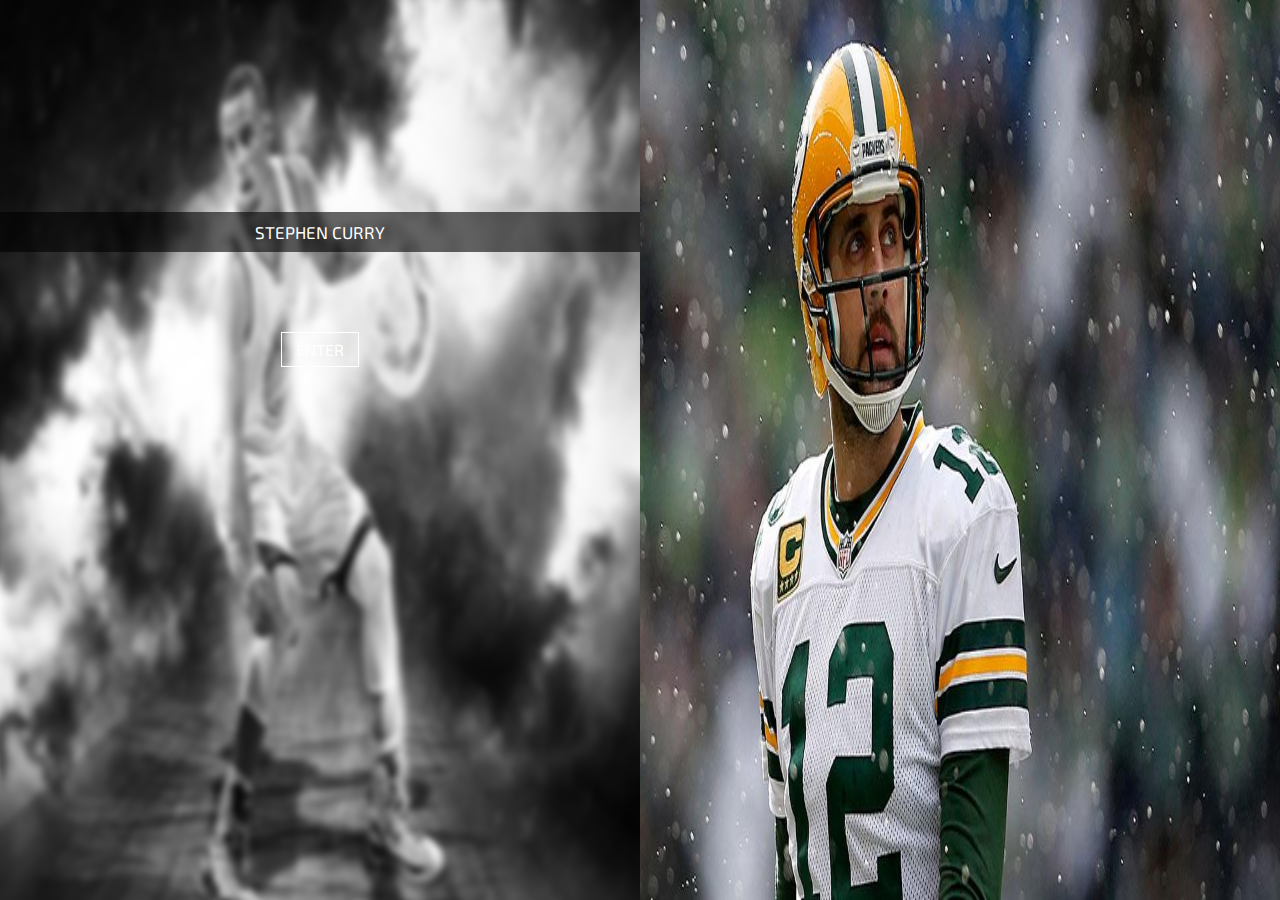
<file: index.html>
<!DOCTYPE html>
<html>
<head>
	<title>Choose A Legend</title>
	<link rel="icon" href="images/rain.jpeg">
	<link rel="stylesheet" href="stylesheet.css">
	<link href="https://fonts.googleapis.com/css?family=Exo+2" rel="stylesheet">
	<style>
		a, h2 {
			font-family: 'Exo 2', sans-serif;
		}
		body {
			margin: 0;
		}
	</style>
</head>
<body>	
    <div class="hovereffect">
    	<img class="img-responsive fullheight" src="images/curry2.jpg">
        <div class="overlay">
           <br><br><br><br><br><br><br><br><br><br><br>
           <h2>Stephen Curry</h2>
           <a class="info" href="curry.html">Enter</a>
        </div>
    </div>
    <div class="hovereffect">
    	<img class="img-responsive fullheight" src="images/rodgers1.jpg">
        <div class="overlay">
        	<br><br><br><br><br><br><br><br><br><br><br>
        	<h2>Aaron Rodgers</h2>
        	<a class="info" href="rodgers.html">Enter</a>
        </div>
    </div>	
</body>
</html>
<!-- check -->
</file>
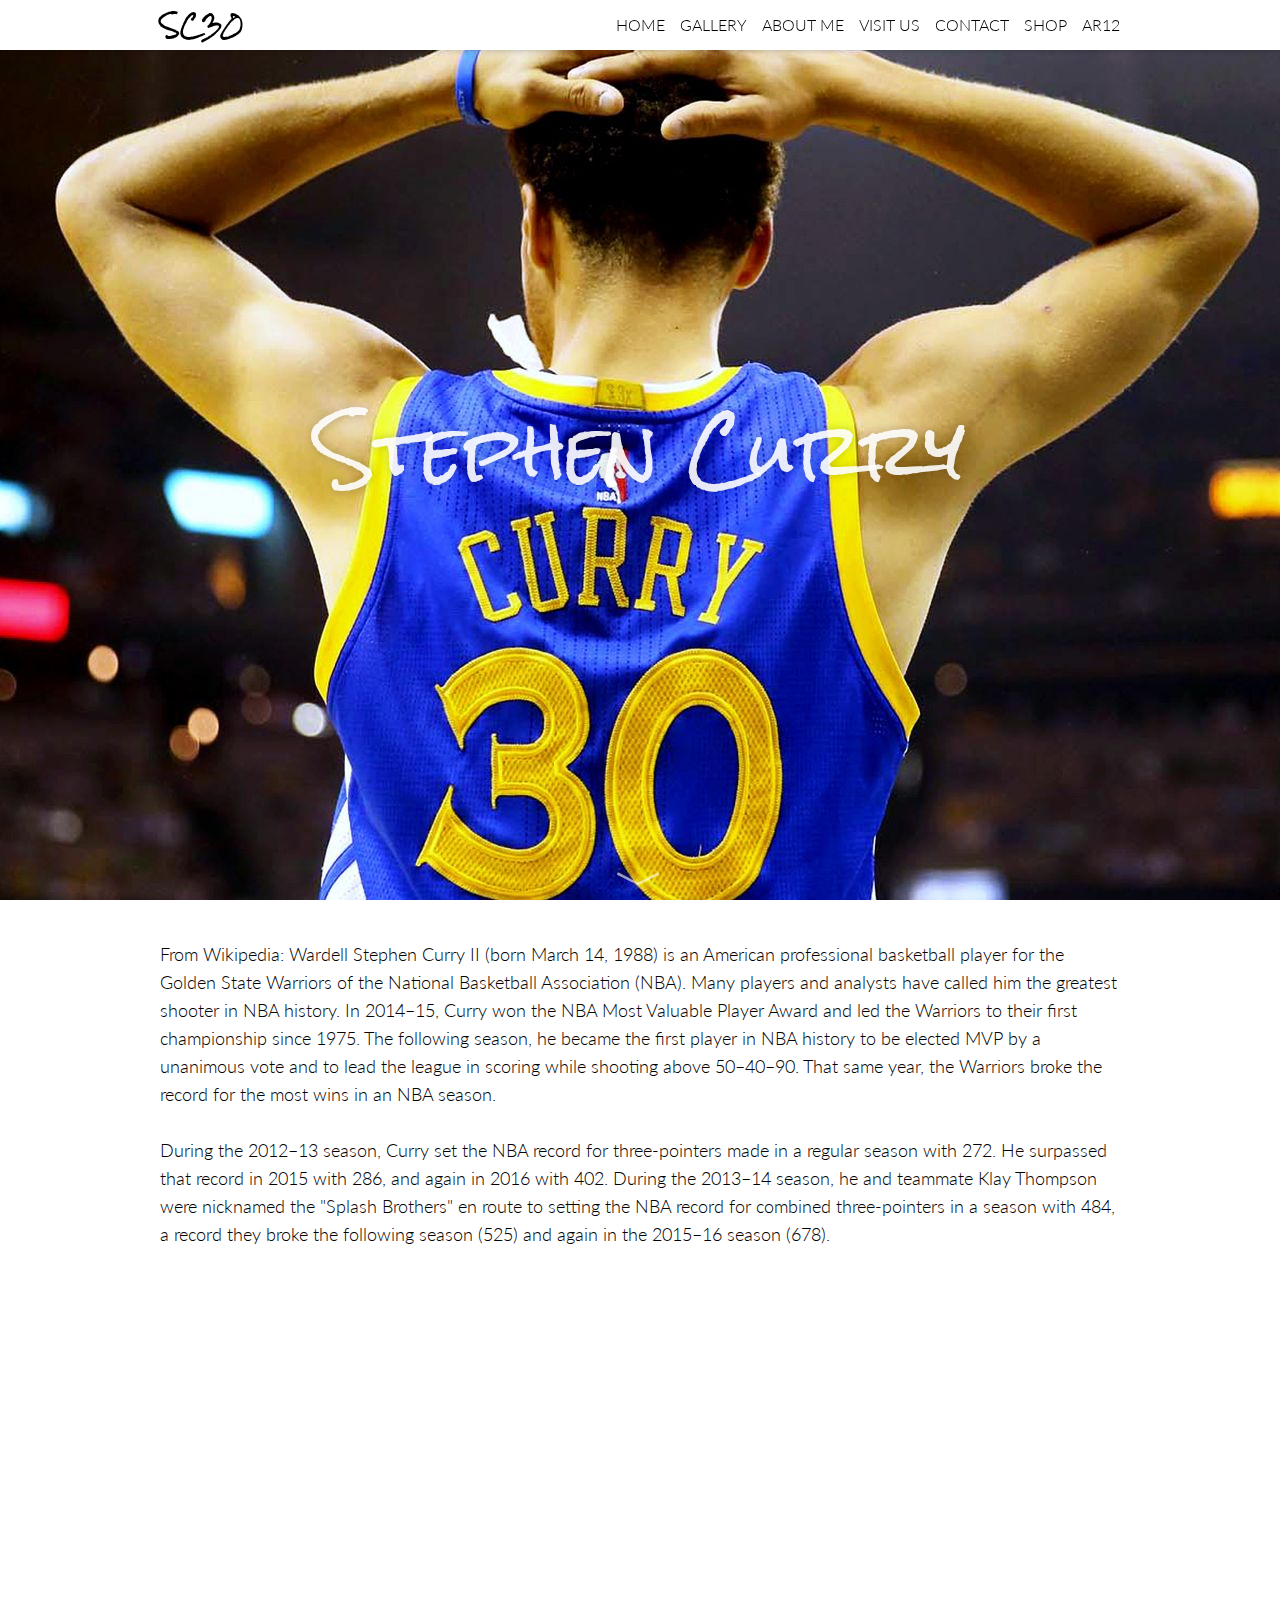
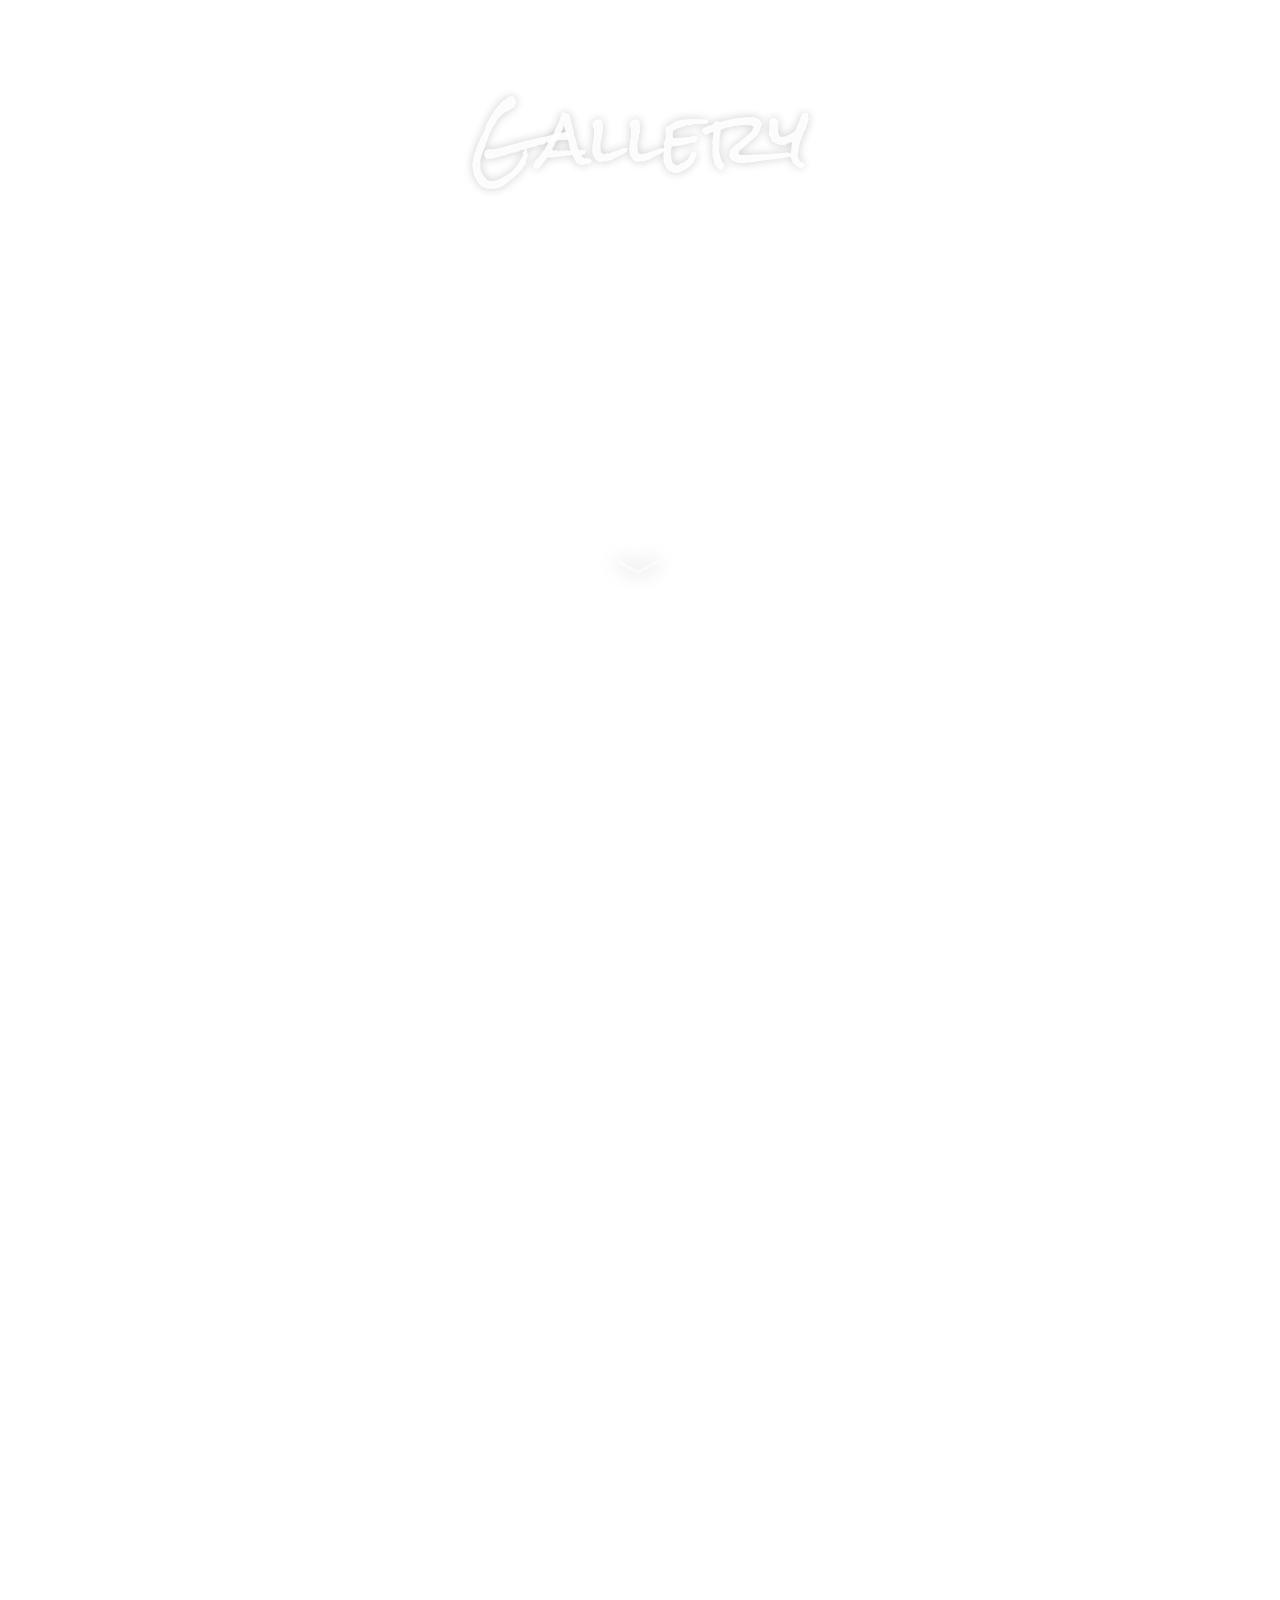
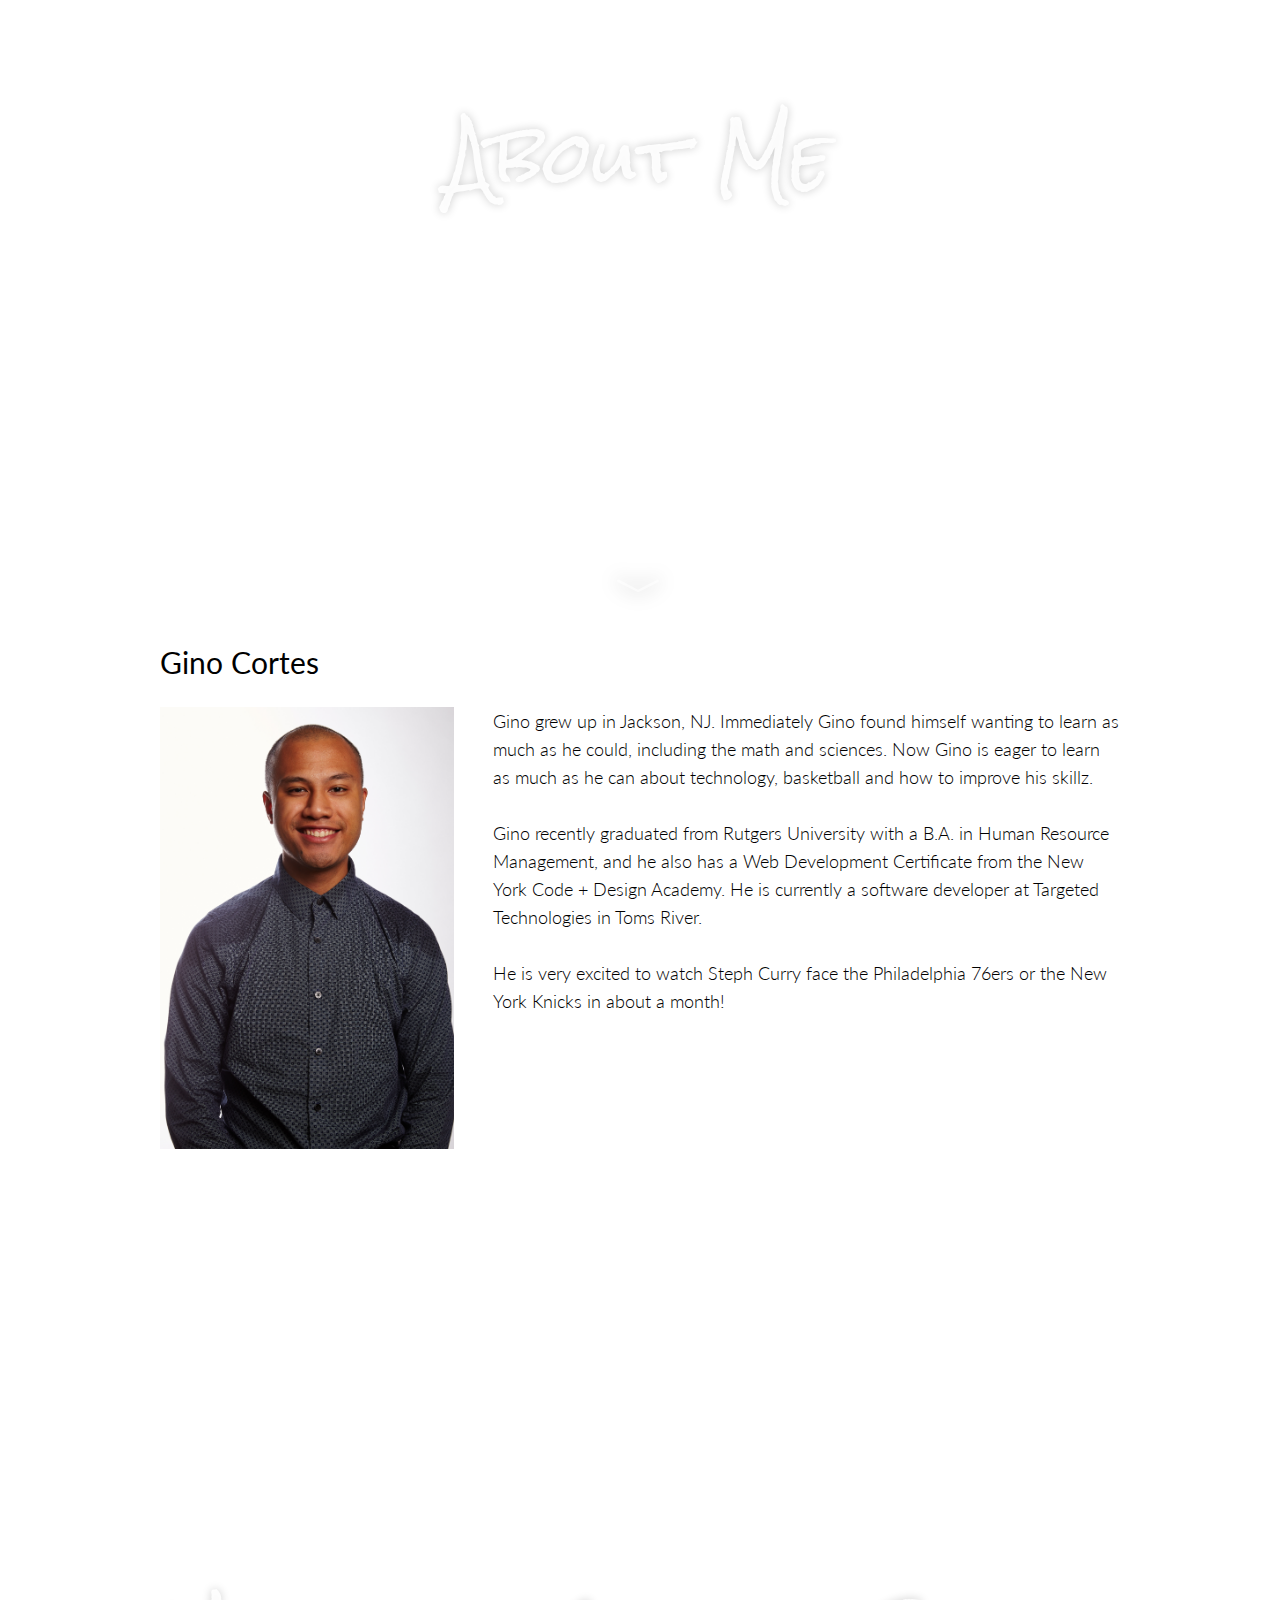
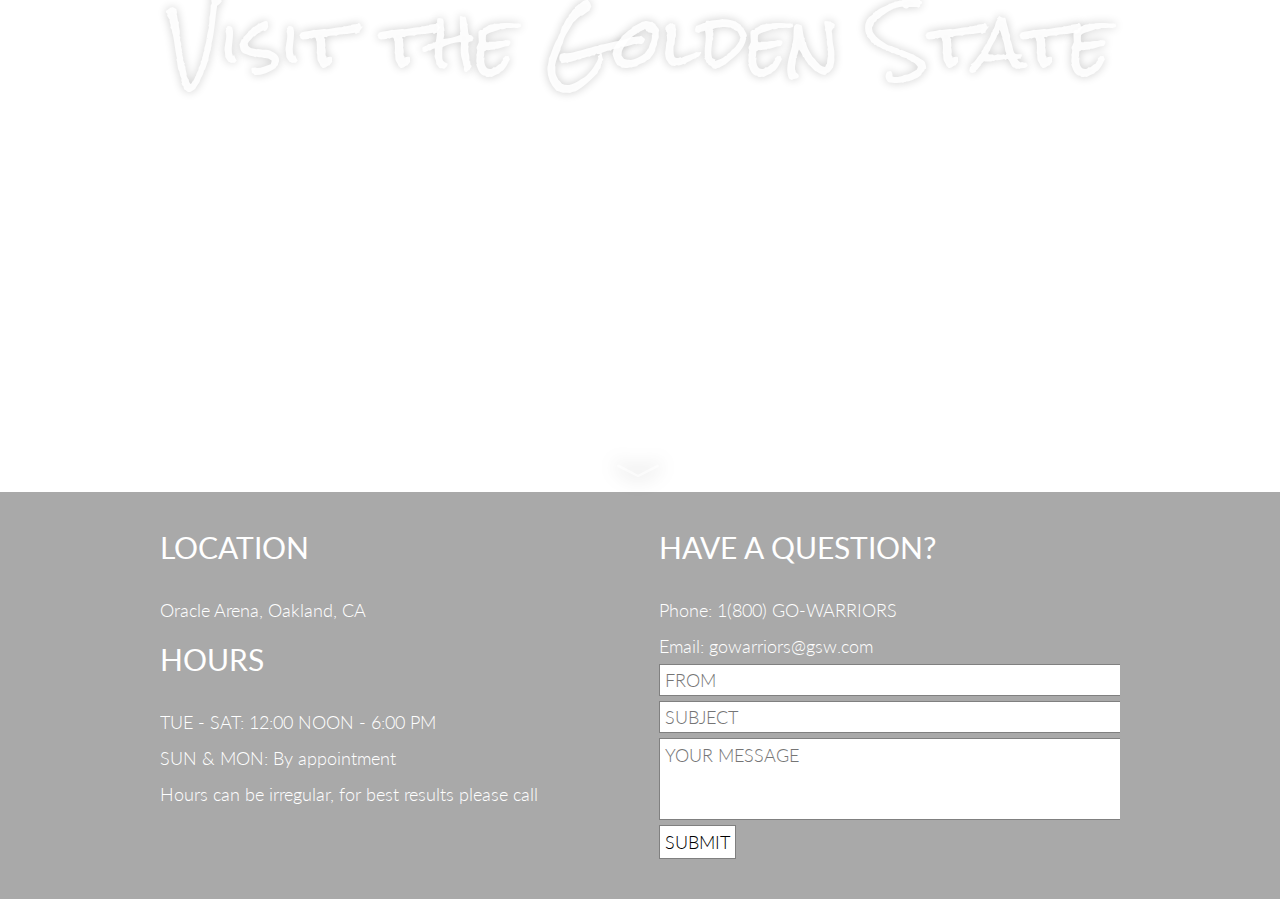
<file: curry.html>
<!DOCTYPE html>
<html>
  <head>
    <title>SC30</title>
    <link rel="icon" href="images/gsw.jpg">
    <meta charset="UTF-8">
    <link rel="stylesheet" href="reset.css">
    <link rel="stylesheet" href="stylesheet.css">
    <link href='https://fonts.googleapis.com/css?family=Lato:400,300' rel='stylesheet' type='text/css'>
    <link href='https://fonts.googleapis.com/css?family=Rock+Salt' rel='stylesheet' type='text/css'>
  </head>
  <body>
    <nav id="nav">
      <div class="container">
        <a href="#home">
          <h1>SC30</h1>
        </a>
        <ul class="topnav" id="myTopnav">
          <li><a href="index.html">HOME</a></li>
          <li><a href="#gallery_content">GALLERY</a></li>
          <li class="about"><a href="#about_content">ABOUT ME</a></li>
          <li><a href="#visit">VISIT US</a></li>
          <li><a href="#contact">CONTACT</a></li>
          <li><a href="http://store.nba.com/Stephen_Curry_Gear" target="_blank">SHOP</a></li>
          <li><a href="rodgers.html">AR12</a></li>
        </ul>
        <div class="icon">
          <a href="javascript:void(0);" onclick="navCollapse()">&#9776;</a>
        </div>
      </div>
    </nav>

    <section id="home" class="module parallax parallax-1">
      <div class="container">
        <div class="title">
          <h1>Stephen Curry</h1>
        </div>
        <div class="arrow">
          <a href="#home_content">﹀</a>
        </div>
      </div>
    </section>

    <section id="home_content" class="module content">
      <div class="container">
        <p>From Wikipedia: Wardell Stephen Curry II (born March 14, 1988) is an American professional basketball player for the Golden State Warriors of the National Basketball Association (NBA). Many players and analysts have called him the greatest shooter in NBA history. In 2014–15, Curry won the NBA Most Valuable Player Award and led the Warriors to their first championship since 1975. The following season, he became the first player in NBA history to be elected MVP by a unanimous vote and to lead the league in scoring while shooting above 50–40–90. That same year, the Warriors broke the record for the most wins in an NBA season.</p>

        <p>During the 2012–13 season, Curry set the NBA record for three-pointers made in a regular season with 272. He surpassed that record in 2015 with 286, and again in 2016 with 402. During the 2013–14 season, he and teammate Klay Thompson were nicknamed the "Splash Brothers" en route to setting the NBA record for combined three-pointers in a season with 484, a record they broke the following season (525) and again in the 2015–16 season (678).</p>

      </div>
    </section>

    <section id="gallery" class="module parallax parallax-2">
      <div class="container">
        <div class="title">
          <h1>Gallery</h1>
        </div>
        <div class="arrow">
          <a href="#gallery_content">﹀</a>
        </div>
      </div>
    </section>

    <section id="gallery_content" class="module content">
      <div class="container">
        <iframe width="300" height="210" src="https://www.youtube.com/embed/7U4FUwB8Ofk" frameborder="0" allowfullscreen></iframe>
        <iframe width="300" height="210" src="https://www.youtube.com/embed/9dheZHuPSAo" frameborder="0" allowfullscreen></iframe>
        <iframe width="300" height="210" src="https://www.youtube.com/embed/wn0rQGh5ego" frameborder="0" allowfullscreen></iframe>
        <iframe width="300" height="210" src="https://www.youtube.com/embed/OsiWRn01dj4" frameborder="0" allowfullscreen></iframe>
        <iframe width="300" height="210" src="https://www.youtube.com/embed/wp6wcRaCu84" frameborder="0" allowfullscreen></iframe>
        <iframe width="300" height="210" src="https://www.youtube.com/embed/8dA8y2tZZ0Q" frameborder="0" allowfullscreen></iframe>
        <iframe width="300" height="210" src="https://www.youtube.com/embed/DySFnBSUsrs" frameborder="0" allowfullscreen></iframe>
        <iframe width="300" height="210" src="https://www.youtube.com/embed/Zr3hZNJANSE" frameborder="0" allowfullscreen></iframe>
        <iframe width="300" height="210" src="https://www.youtube.com/embed/LHdahxlUPac" frameborder="0" allowfullscreen></iframe>
      </div>
    </section>

    <section id="about" class="module parallax parallax-4">
      <div class="container">
        <div class="title">
          <h1>About Me</h1>
        </div>
        <div class="arrow">
          <a href="#about_content">﹀</a>
        </div>
      </div>
    </section>

    <section id="about_content" class="module content">
      <div class="container">
        <h2>Gino Cortes</h2>
        <div class="row">
          <div class="four columns">
            <img src="images/BusinessCasual.jpg">
          </div>
          <div class="eight columns">
            <p>Gino grew up in Jackson, NJ. Immediately Gino found himself wanting to learn as much as he could, including the math and sciences. Now Gino is eager to learn as much as he can about technology, basketball and how to improve his skillz.

            <p>Gino recently graduated from Rutgers University with a B.A. in Human Resource Management, and he also has a Web Development Certificate from the New York Code + Design Academy. He is currently a software developer at Targeted Technologies in Toms River.</p>

            <p>He is very excited to watch Steph Curry face the Philadelphia 76ers or the New York Knicks in about a month!</p>
          </div>
        </div>
      </div>
    </section>

    <a href="https://www.google.com/maps/place/Oracle+Arena/@37.7502959,-122.2052381,17z/data=!3m1!4b1!4m5!3m4!1s0x808f85c378abe8b1:0x6497349cedd00de4!8m2!3d37.7502917!4d-122.2030494?hl=en" target="_blank">
      <section id="visit" class="module parallax parallax-5">
          <div class="container">
            <div class="title">
              <h1>Visit the Golden State</h1>
            </div>
            <div class="arrow">
              <a href="#contact">﹀</a>
            </div>
          </div>
      </section>
    </a>
    
    <footer id="contact" class="module content">
      <div class="container">
        <div class="row">
          <div class="six columns">
            <h2>LOCATION</h2>
            <p>Oracle Arena, Oakland, CA</p><br>

            <h2>HOURS</h2>
            <p>TUE - SAT: 12:00 NOON - 6:00 PM</p>
            <p>SUN & MON: By appointment</p>
            <p>Hours can be irregular, for best results please call</p><br>
          </div>
          <div class="six columns">
            <h2>HAVE A QUESTION?</h2>
            <p>Phone: 1(800) GO-WARRIORS</p>
            <p>Email: gowarriors@gsw.com</p>
            <!-- <form method="post" action="/email_response">  -->
              <input type="email" id="frombox" name="from" placeholder="from" required>
              <input type="text" id="subbox" name="subject" placeholder="subject" required>
              <textarea type="text" id="bodybox" name="body" placeholder="your message" required></textarea>
              <input type="submit" class="button">
            <!-- </form>             -->
          </div>
        </div>
      </div>
    </footer>
    <!-- SCRIPTS -->
    <script src="https://ajax.googleapis.com/ajax/libs/jquery/2.2.4/jquery.min.js"></script>
    <script src="js/modal.js"></script>
    <script src="js/topnav.js"></script>
    <!-- LIGHTBOX SCRIPT -->
    <script src="https://ajax.googleapis.com/ajax/libs/jquery/2.2.4/jquery.min.js"></script>
    <script src="js/lightbox.js"></script>
  </body>
</html>
</file>
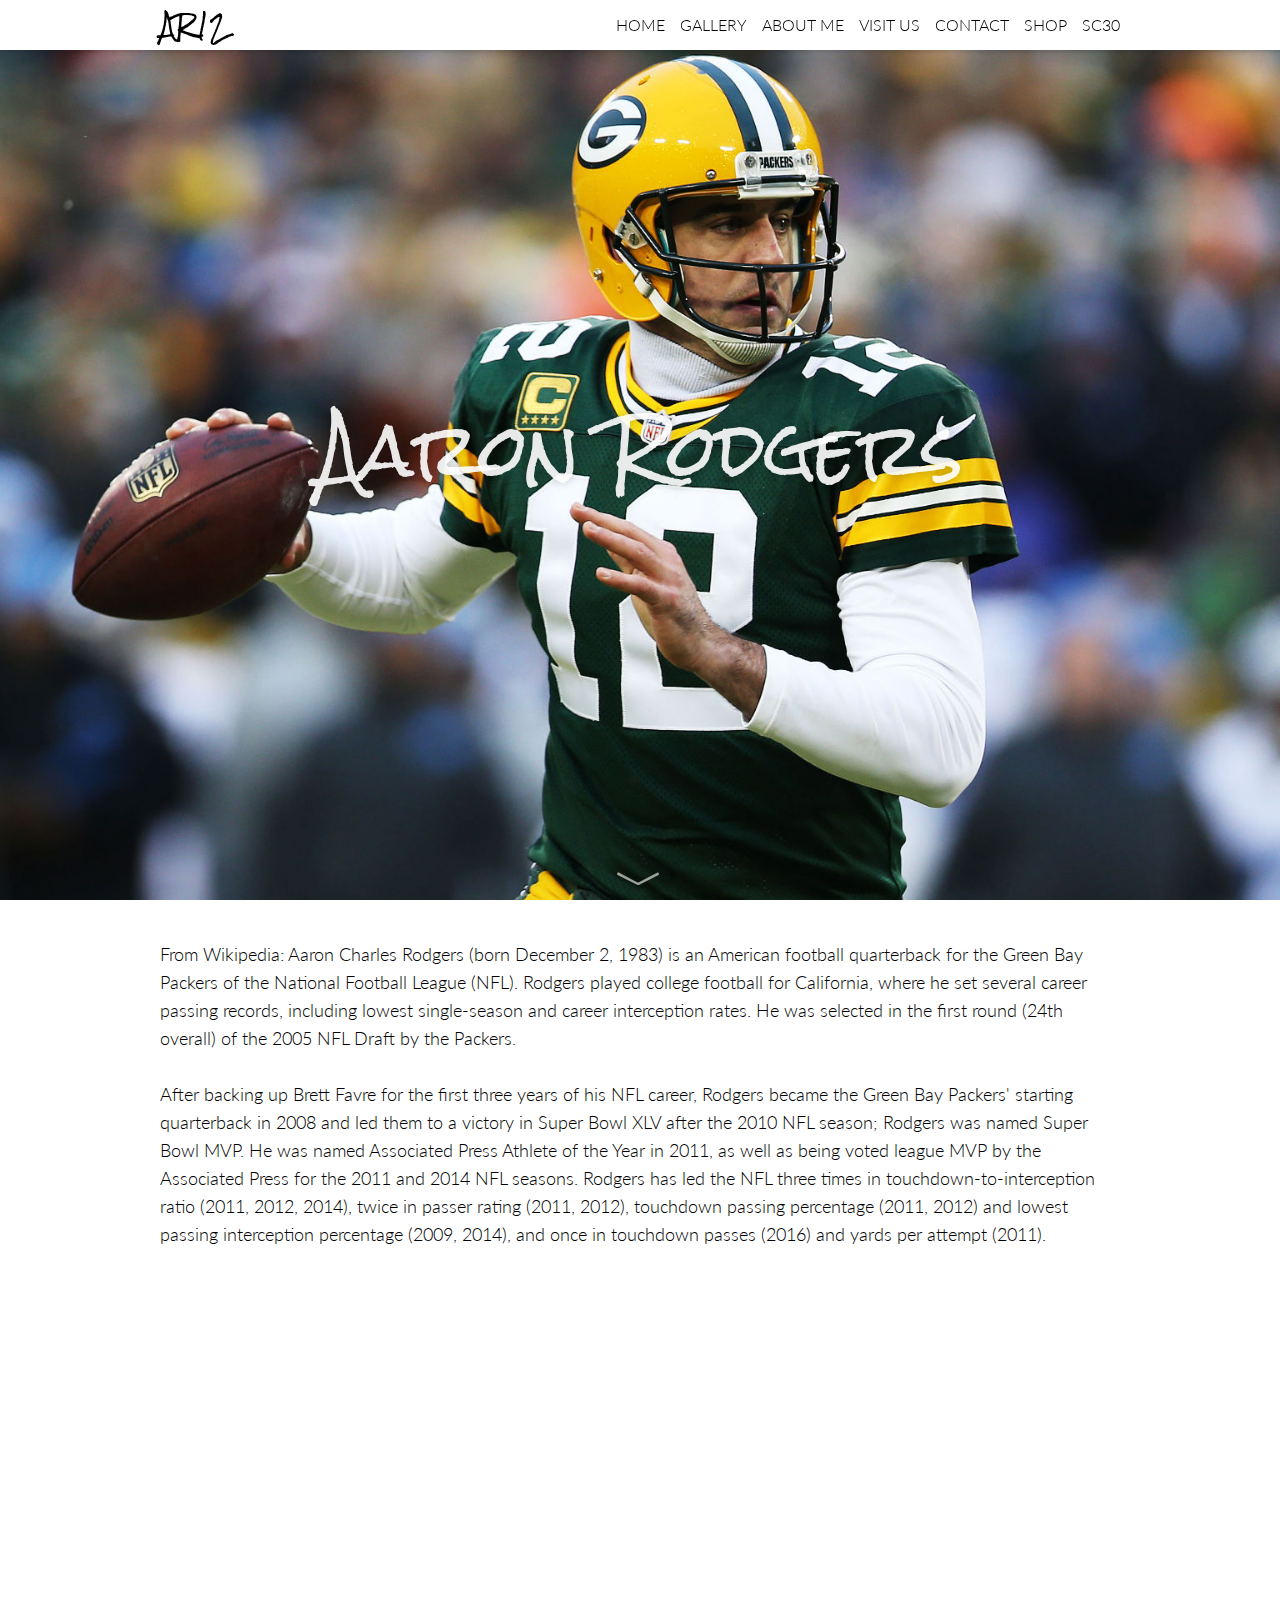
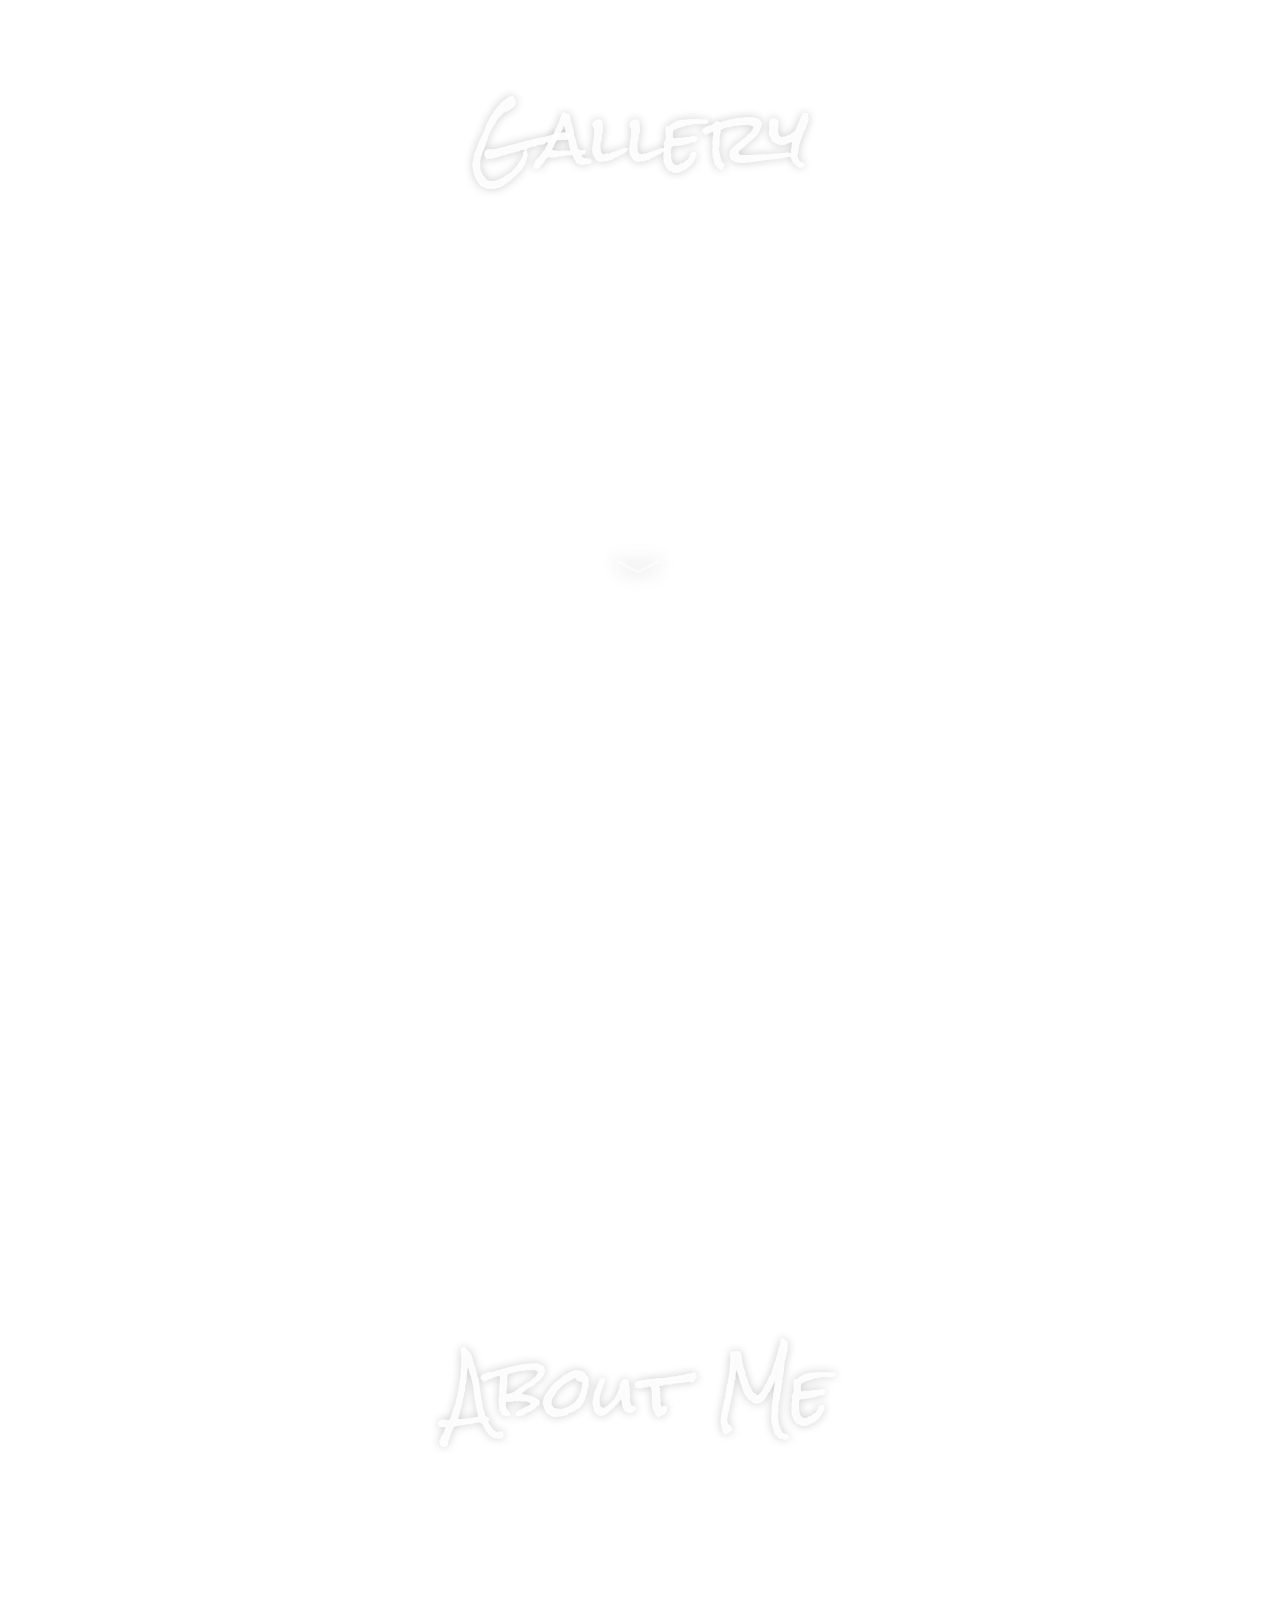
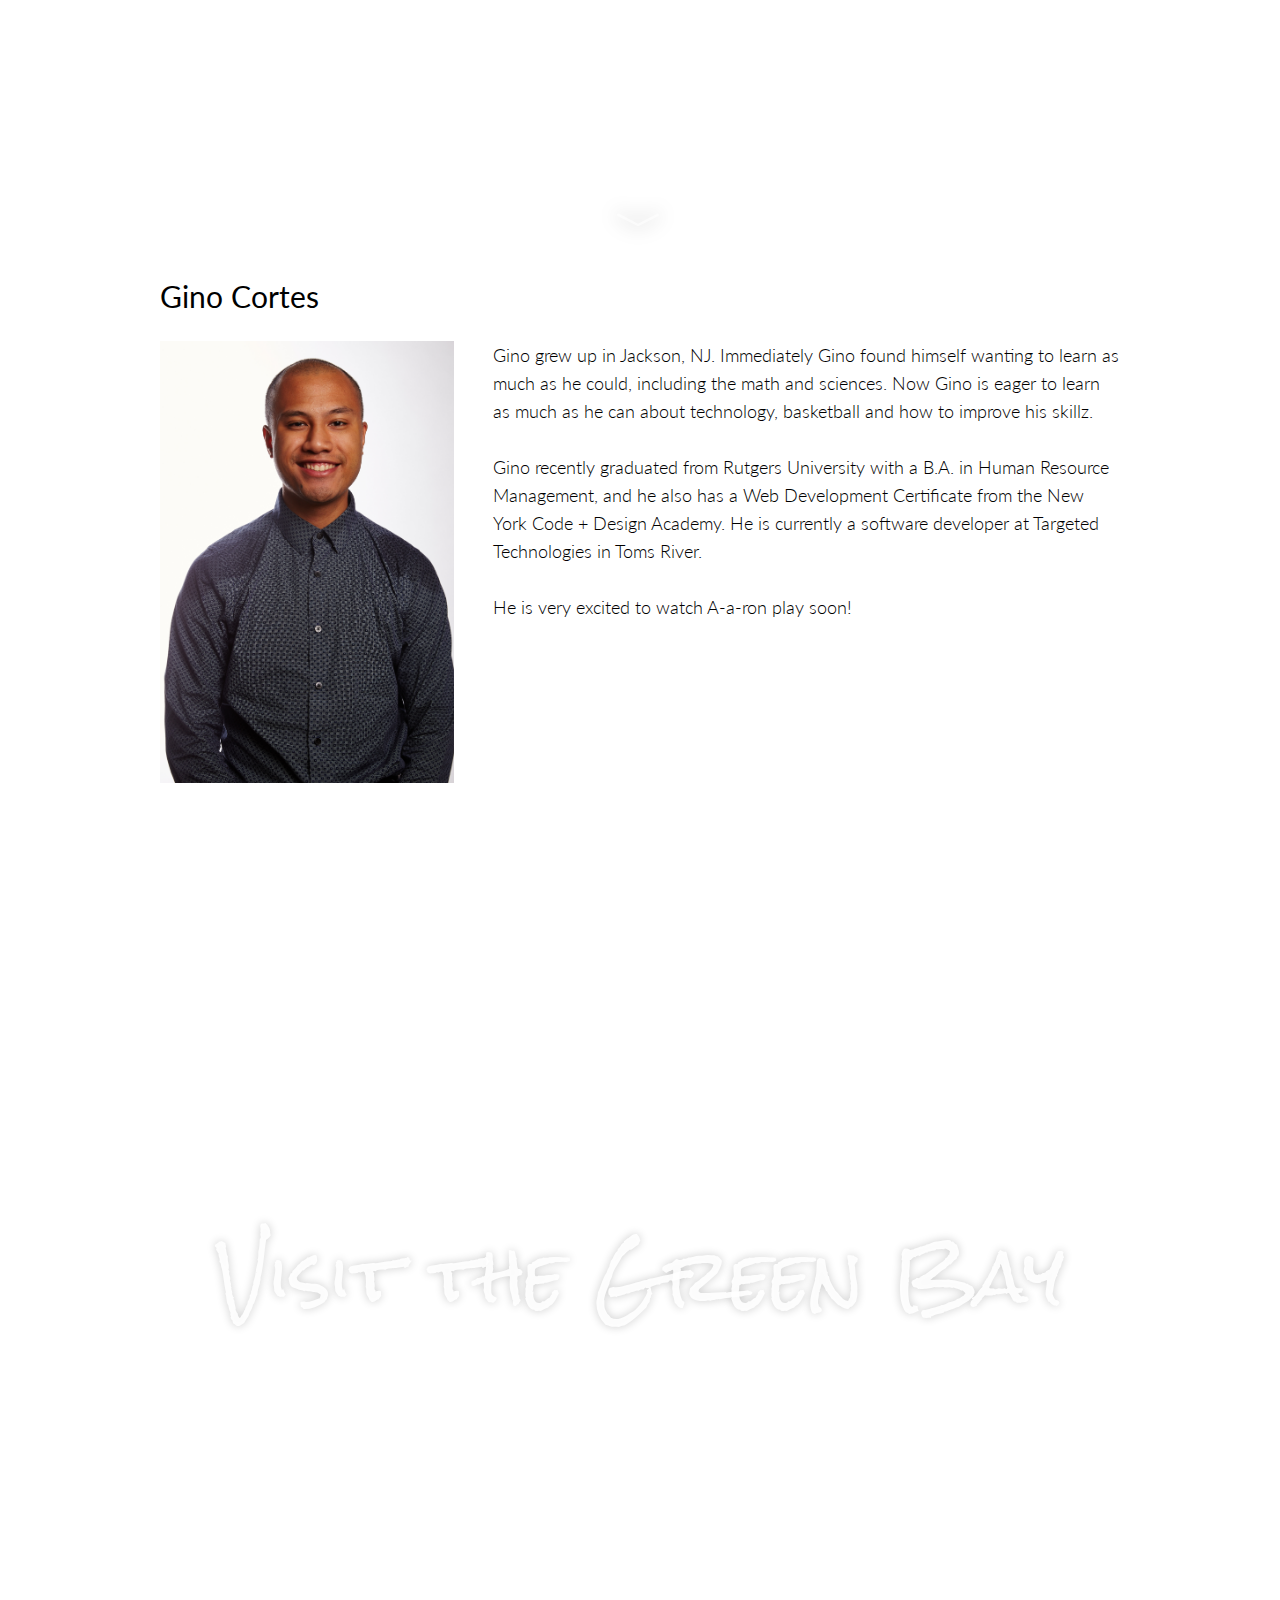
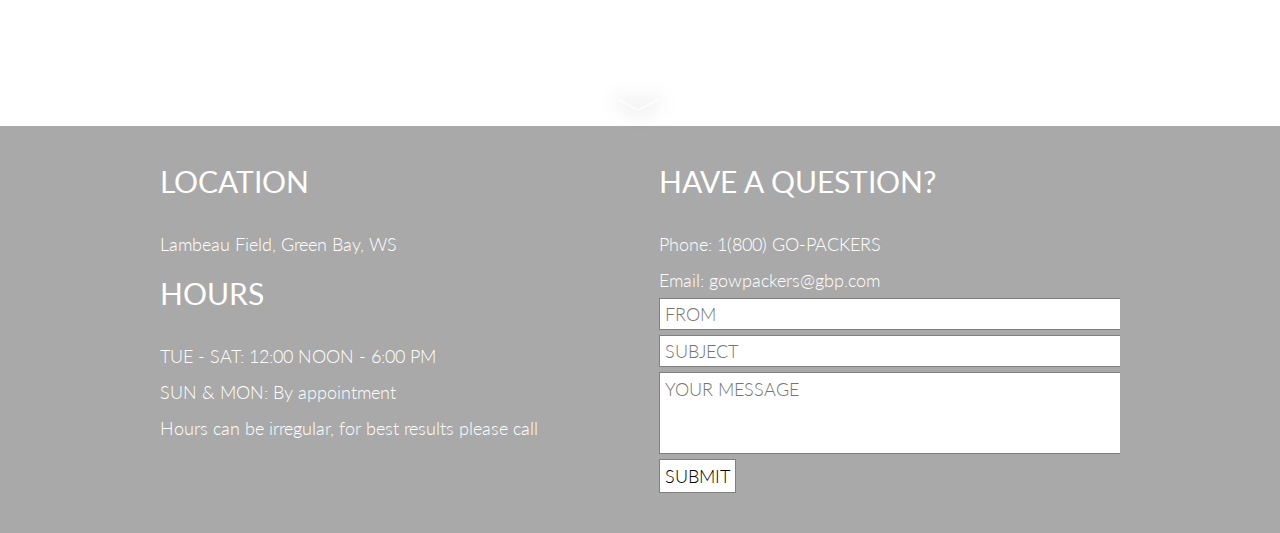
<file: rodgers.html>
<!DOCTYPE html>
<html>
  <head>
    <title>AR12</title>
    <link rel="icon" href="images/gb.png">
    <meta charset="UTF-8">
    <link rel="stylesheet" href="reset.css">
    <link rel="stylesheet" href="stylesheet.css">
    <link href='https://fonts.googleapis.com/css?family=Lato:400,300' rel='stylesheet' type='text/css'>
    <link href='https://fonts.googleapis.com/css?family=Rock+Salt' rel='stylesheet' type='text/css'>
  </head>
  <body>
    <nav id="nav">
      <div class="container">
        <a href="#home">
          <h1>AR12</h1>
        </a>

        <ul class="topnav" id="myTopnav">
          <li><a href="index.html">HOME</a></li>
          <li><a href="#gallery_content">GALLERY</a></li>
          <li class="about"><a href="#about_content">ABOUT ME</a></li>
          <li><a href="#visit">VISIT US</a></li>
          <li><a href="#contact">CONTACT</a></li>
          <li><a href="http://nflshop.com/Aaron_Rodgers_Gear" target="_blank">SHOP</a></li>
          <li><a href="curry.html">SC30</a></li>
        </ul>
        <div class="icon">
          <a href="javascript:void(0);" onclick="navCollapse()">&#9776;</a>
        </div>
      </div>
    </nav>

    <section id="home" class="module parallax parallax-1a">
      <div class="container">
        <div class="title">
          <h1>Aaron Rodgers</h1>
        </div>
        <div class="arrow">
          <a href="#home_content">﹀</a>
        </div>
      </div>
    </section>

    <section id="home_content" class="module content">
      <div class="container">
        <p>From Wikipedia: Aaron Charles Rodgers (born December 2, 1983) is an American football quarterback for the Green Bay Packers of the National Football League (NFL). Rodgers played college football for California, where he set several career passing records, including lowest single-season and career interception rates. He was selected in the first round (24th overall) of the 2005 NFL Draft by the Packers.

        <p>After backing up Brett Favre for the first three years of his NFL career, Rodgers became the Green Bay Packers' starting quarterback in 2008 and led them to a victory in Super Bowl XLV after the 2010 NFL season; Rodgers was named Super Bowl MVP. He was named Associated Press Athlete of the Year in 2011, as well as being voted league MVP by the Associated Press for the 2011 and 2014 NFL seasons. Rodgers has led the NFL three times in touchdown-to-interception ratio (2011, 2012, 2014), twice in passer rating (2011, 2012), touchdown passing percentage (2011, 2012) and lowest passing interception percentage (2009, 2014), and once in touchdown passes (2016) and yards per attempt (2011).</p>
      </div>
    </section>

    <section id="gallery" class="module parallax parallax-2a">
      <div class="container">
        <div class="title">
          <h1>Gallery</h1>
        </div>
        <div class="arrow">
          <a href="#gallery_content">﹀</a>
        </div>
      </div>
    </section>

    <section id="gallery_content" class="module content">      
        <iframe width="350" height="270" src="https://www.youtube.com/embed/tBzYP_l2rDQ" frameborder="0" allowfullscreen></iframe>
        <iframe style="margin-left: 10px;" width="350" height="270" src="https://www.youtube.com/embed/trjbUkBqM6o" frameborder="0" allowfullscreen></iframe>
        <iframe style="margin-left: 10px;" width="350" height="270" src="https://www.youtube.com/embed/P8-d0WWuLoE" frameborder="0" allowfullscreen></iframe>
    </section>

    <section id="about" class="module parallax parallax-4a">
      <div class="container">
        <div class="title">
          <h1>About Me</h1>
        </div>
        <div class="arrow">
          <a href="#about_content">﹀</a>
        </div>
      </div>
    </section>

    <section id="about_content" class="module content">
      <div class="container">
        <h2>Gino Cortes</h2>
        <div class="row">
          <div class="four columns">
            <img src="images/BusinessCasual.jpg">
          </div>
          <div class="eight columns">
            <p>Gino grew up in Jackson, NJ. Immediately Gino found himself wanting to learn as much as he could, including the math and sciences. Now Gino is eager to learn as much as he can about technology, basketball and how to improve his skillz.

            <p>Gino recently graduated from Rutgers University with a B.A. in Human Resource Management, and he also has a Web Development Certificate from the New York Code + Design Academy. He is currently a software developer at Targeted Technologies in Toms River.</p>

            <p>He is very excited to watch A-a-ron play soon!</p>
          </div>
        </div>
      </div>
    </section>

    <a href="https://www.google.com/maps/place/Lambeau+Field/@44.5013444,-88.064397,17z/data=!3m1!4b1!4m5!3m4!1s0x8802fa51d9541b0f:0x45828001c843dcdd!8m2!3d44.5013406!4d-88.0622083?hl=en" target="_blank">
      <section id="visit" class="module parallax parallax-5a">
          <div class="container">
            <div class="title">
              <h1>Visit the Green Bay</h1>
            </div>
            <div class="arrow">
              <a href="#contact">﹀</a>
            </div>
          </div>
      </section>
    </a>
    
    <footer id="contact" class="module content">
      <div class="container">
        <div class="row">
          <div class="six columns">
            <h2>LOCATION</h2>
            <p>Lambeau Field, Green Bay, WS</p><br>

            <h2>HOURS</h2>
            <p>TUE - SAT: 12:00 NOON - 6:00 PM</p>
            <p>SUN & MON: By appointment</p>
            <p>Hours can be irregular, for best results please call</p><br>
          </div>
          <div class="six columns">
            <h2>HAVE A QUESTION?</h2>
            <p>Phone: 1(800) GO-PACKERS</p>
            <p>Email: gowpackers@gbp.com</p>
            <!-- <form method="post" action="/email_response">  -->
              <input type="email" id="frombox" name="from" placeholder="from" required>
              <input type="text" id="subbox" name="subject" placeholder="subject" required>
              <textarea type="text" id="bodybox" name="body" placeholder="your message" required></textarea>
              <input type="submit" class="button">
            <!-- </form>             -->
          </div>
        </div>
      </div>
    </footer>
    <!-- SCRIPTS -->
    <script src="https://ajax.googleapis.com/ajax/libs/jquery/2.2.4/jquery.min.js"></script>
    <script src="js/modal.js"></script>
    <script src="js/topnav.js"></script>
    <!-- LIGHTBOX SCRIPT -->
    <script src="https://ajax.googleapis.com/ajax/libs/jquery/2.2.4/jquery.min.js"></script>
    <script src="js/lightbox.js"></script>
  </body>
</html>
</file>
<file: stylesheet.css>
/* 
* Skeleton V2.0.4
* Copyright 2014, Dave Gamache
* www.getskeleton.com
* Free to use under the MIT license.
* http://www.opensource.org/licenses/mit-license.php
* 12/29/2014

 Grid
–––––––––––––––––––––––––––––––––––––––––––––––––– */
.container {
  position: relative;
  width: 100%;
  max-width: 960px;
  margin: 0 auto;
  padding: 0 20px;
  box-sizing: border-box; }
.column,
.columns {
  width: 100%;
  float: left;
  box-sizing: border-box; }

/* For devices larger than 400px */
@media (min-width: 400px) {
  .container {
    width: 85%;
    padding: 0; }
}

/* For devices larger than 550px */
@media (min-width: 550px) {
  .container {
    width: 80%; }
  .column,
  .columns {
    margin-left: 4%; }
  .column:first-child,
  .columns:first-child {
    margin-left: 0; }

  .one.column,
  .one.columns                    { width: 4.66666666667%; }
  .two.columns                    { width: 13.3333333333%; }
  .three.columns                  { width: 22%;            }
  .four.columns                   { width: 30.6666666667%; }
  .five.columns                   { width: 39.3333333333%; }
  .six.columns                    { width: 48%;            }
  .seven.columns                  { width: 56.6666666667%; }
  .eight.columns                  { width: 65.3333333333%; }
  .nine.columns                   { width: 74.0%;          }
  .ten.columns                    { width: 82.6666666667%; }
  .eleven.columns                 { width: 91.3333333333%; }
  .twelve.columns                 { width: 100%; margin-left: 0; }

  .one-third.column               { width: 30.6666666667%; }
  .two-thirds.column              { width: 65.3333333333%; }

  .one-half.column                { width: 48%; }

  /* Offsets */
  .offset-by-one.column,
  .offset-by-one.columns          { margin-left: 8.66666666667%; }
  .offset-by-two.column,
  .offset-by-two.columns          { margin-left: 17.3333333333%; }
  .offset-by-three.column,
  .offset-by-three.columns        { margin-left: 26%;            }
  .offset-by-four.column,
  .offset-by-four.columns         { margin-left: 34.6666666667%; }
  .offset-by-five.column,
  .offset-by-five.columns         { margin-left: 43.3333333333%; }
  .offset-by-six.column,
  .offset-by-six.columns          { margin-left: 52%;            }
  .offset-by-seven.column,
  .offset-by-seven.columns        { margin-left: 60.6666666667%; }
  .offset-by-eight.column,
  .offset-by-eight.columns        { margin-left: 69.3333333333%; }
  .offset-by-nine.column,
  .offset-by-nine.columns         { margin-left: 78.0%;          }
  .offset-by-ten.column,
  .offset-by-ten.columns          { margin-left: 86.6666666667%; }
  .offset-by-eleven.column,
  .offset-by-eleven.columns       { margin-left: 95.3333333333%; }

  .offset-by-one-third.column,
  .offset-by-one-third.columns    { margin-left: 34.6666666667%; }
  .offset-by-two-thirds.column,
  .offset-by-two-thirds.columns   { margin-left: 69.3333333333%; }

  .offset-by-one-half.column,
  .offset-by-one-half.columns     { margin-left: 52%; }

}

/* ============================================================
  INDEX
============================================================ */

.hovereffect {
  width: 50%;
  height: 100%;
  float: left;
  overflow: hidden;
  position: relative;
  text-align: center;
  cursor: default;
}

.hovereffect .overlay {
  width: 100%;
  height: 100%;
  position: absolute;
  overflow: hidden;
  top: 0;
  left: 0;
}

.hovereffect img {
  display: block;
  position: relative;
  -webkit-transition: all 0.4s ease-in;
  transition: all 0.4s ease-in;
}

.hovereffect:hover img {
  filter: url('data:image/svg+xml;charset=utf-8,<svg xmlns="http://www.w3.org/2000/svg"><filter id="filter"><feColorMatrix type="matrix" color-interpolation-filters="sRGB" values="0.2126 0.7152 0.0722 0 0 0.2126 0.7152 0.0722 0 0 0.2126 0.7152 0.0722 0 0 0 0 0 1 0" /><feGaussianBlur stdDeviation="3" /></filter></svg>#filter');
  filter: grayscale(1) blur(3px);
  -webkit-filter: grayscale(1) blur(3px);
  -webkit-transform: scale(1.2);
  -ms-transform: scale(1.2);
  transform: scale(1.2);
}

.hovereffect h2 {
  text-transform: uppercase;
  text-align: center;
  position: relative;
  font-size: 17px;
  padding: 10px;
  background: rgba(0, 0, 0, 0.6);
}

.hovereffect a.info {
  display: inline-block;
  text-decoration: none;
  padding: 7px 14px;
  border: 1px solid #fff;
  margin: 50px 0 0 0;
  background-color: transparent;
}

.hovereffect a.info:hover {
  box-shadow: 0 0 5px #fff;
}

.hovereffect a.info, .hovereffect h2 {
  -webkit-transform: scale(0.7);
  -ms-transform: scale(0.7);
  transform: scale(0.7);
  -webkit-transition: all 0.4s ease-in;
  transition: all 0.4s ease-in;
  opacity: 0;
  filter: alpha(opacity=0);
  color: #fff;
  text-transform: uppercase;
}

.hovereffect:hover a.info, .hovereffect:hover h2 {
  opacity: 1;
  filter: alpha(opacity=100);
  -webkit-transform: scale(1);
  -ms-transform: scale(1);
  transform: scale(1);
}

.fullheight {
  height: 100vh;
  width: 100%
}

/* ============================================================
  NAV
============================================================ */
nav {
	position: fixed;
	z-index: 10;
	width: 100%;
	background: rgba(255,255,255,1);
	height: 50px;
  box-shadow: 0 1px 5px rgba(0,0,0,0.2);
}

nav h1 {
  color: black;
  font-family: 'Rock Salt';
  font-size: 24px;
  line-height: 50px;
} 
@media screen and (max-width:500px) {
  nav h1 {font-size: 20px;}
}

ul.topnav {
    position: absolute;
    top: 0;
    right: 0;
    list-style-type: none;
    margin: 0;
    padding: 0;
    background-color: rgba(255,255,255,1);
}

ul.topnav li {
  position: relative;
  float: left;
}

ul.topnav li a {
	display: inline-block;
	color: black;
	text-decoration: none;
	font-family: 'Lato';
	font-weight: 300;
	font-size: 16px;
	line-height: 50px;
	padding-left: 15px;
  transition: 0.3s;
}

ul.topnav li a:hover {
	color: purple;
}

/*COLLAPSIBLE MENU*/
div.icon {
  display: none;
}

@media screen and (max-width:1200px) {
  ul.topnav li {
    display: none;
  }
  div.icon {
    float: left;
    display: inline-block;
  }
  div.icon a {
    font-size: 32px;  
    color: black;  
  }
}

/* The "responsive" class is added to the topnav with JavaScript when the user clicks on the icon. This class makes the topnav look good on small screens */
@media screen and (max-width:1200px) {
  ul.topnav.responsive {
    padding: 0 25px 5px 0;
    box-shadow: 0px 1px 1px rgba(0,0,0,0.2);
    margin-top: 50px;
  }
  div.icon {
    position: absolute;
    right: 0;
    top: 9px;
  }
  ul.topnav.responsive li {
    float: none;
    display: inline;
  }
  ul.topnav.responsive li a {
    display: block;
    text-align: left;
  }
  div.icon a:hover {
    color: purple;
  }
}

/*ORCHID CARE DROP DOWN MENU*/
ul.topnav ul {
	display: none;
	position: absolute;
	top: 50px;
	left: 0;
	background: rgba(255,255,255,1);
	padding: 0 25px 5px 0;
  box-shadow: 0px 1px 1px rgba(0,0,0,0.2);
}

ul.topnav ul li {
	float: none;
	width: 210px;
  line-height: 40px;
}

ul.topnav li:hover > ul {
	display: block;
}

ul.topnav.responsive li:hover > ul {
  display: none;
}

/*SOCIAL*/
/*.social {
  position: absolute;
  top: 30px;
  right: 5%;
}

.social a {
  width: 20px;
  height: 20px;
  display: inline-block;
  background-size: cover;
  margin-right: 10px;
}

.facebook {
  background: transparent url('images/FB-512.png') center top no-repeat;
}

.facebook:hover {
   background-image: url('images/FB-512-purple.png');
}

.twitter {
  background: transparent url('images/T-512.png') center top no-repeat;
}

.twitter:hover {
   background-image: url('images/T-512-purple.png');
}

.instagram {
  background: transparent url('images/IG-512.png') center top no-repeat;
}

.instagram:hover {
   background-image: url('images/IG-512-purple.png');
}*/

/* ============================================================
  FOOTER
============================================================ */
footer {
	background: darkgrey;
	color: white;
  padding: 40px 0;
}

footer p {
  text-align: left;
  font-family: 'Lato', sans-serif;
  font-weight: 300;
  font-size: 18px;
  line-height: 36px;
}
/*
footer div:last-child {
  margin-bottom: 36px;
}*/

form {
  margin-top: 18px;
  display: inline-block;
  width: 100%;
}

input, textarea {
  border: 1px solid grey;
  padding: 5px;
  font-size: 18px;
  font-family: 'Lato', sans-serif;
  font-weight: 300;
}

::-webkit-input-placeholder {
 font-size: 18px;
 text-transform: uppercase;
 font-family: 'Lato', sans-serif;
 font-weight: 300;
}
:-moz-placeholder { /* older Firefox*/
 font-size: 18px;
 text-transform: uppercase;
 font-family: 'Lato', sans-serif;
 font-weight: 300;
}
::-moz-placeholder { /* Firefox 19+ */ 
 font-size: 18px;
 text-transform: uppercase;
 font-family: 'Lato', sans-serif;
 font-weight: 300;
} 
:-ms-input-placeholder { 
 font-size: 18px;
 text-transform: uppercase;
 font-family: 'Lato', sans-serif;
 font-weight: 300;
}

#frombox, #tobox, #subbox {
  display: block;
  width: 100%;
  height: 20px;
  margin-bottom: 5px;
}
#bodybox {
  display: block;
  width: 100%;
  height: 70px;
  margin-bottom: 5px;
}
.button {
  font-size: 18px;
  text-transform: uppercase;
  font-family: 'Lato', sans-serif;
  font-weight: 300;
  background-color: white;
}

/* ============================================================
  SECTIONS
============================================================ */

/*H2 SUBHEADER FONT*/
h2 {
  font-family: 'Lato', sans-serif;
  font-weight: 400;
  font-size: 30px;
  margin-bottom: 30px;
}

/*H3 SUBHEADER FONT*/
h3 {
	font-family: 'Lato', sans-serif;
	font-weight: 300;
	font-size: 25px;
	margin-bottom: 25px;
}

/*P GENERAL TEXT FONT*/
section.module p {
  font-family: 'Lato', sans-serif;
  font-weight: 300;
  line-height: 28px;
  font-size: 18px;
  margin-bottom: 28px;
}

section.module p:last-child {
  margin-bottom: 0;
}

section.module.content {
  padding: 40px 0;
  background-color: white;
  text-align: left;
}

section.module.content #gallery_content {
  text-align: center;
}

section.module.parallax {
  height: 100vh;
  background-position: 50% 50%;
  background-repeat: no-repeat;
  background-attachment: fixed;
  background-size: cover;
}

section.module.parallax.care {
  height: 80vh;
  background-position: 50% 50%;
  background-repeat: no-repeat;
  background-attachment: fixed;
  background-size: cover;
}

section.module.parallax .title {
  position: relative;
  top: 50vh;
  -ms-transform: translate(0,-50%);
  -webkit-transform: translate(0,-50%);
  transform: translate(0,-50%);
}

section.module.parallax.care .title {
  top: 45vh;
}

section.module.parallax h1 {
  font-family: 'Rock Salt', cursive;
  font-weight: 400;
  color: rgba(255, 255, 255, 0.9);
  font-size: 70px;
  line-height: 100px;
  text-align: center;
  text-shadow: 0 0 10px rgba(0, 0, 0, 0.2);
}

section.module.parallax .arrow {
  position: absolute;
  top: 98vh;
  left: 50%;
  -ms-transform: translate(-50%,-50%);
  -webkit-transform: translate(-50%,-50%);
  transform: translate(-50%,-50%);
  font-family: 'Lato', sans-serif;
  font-weight: 300;
  font-size: 50px;
  line-height: 50px;
  text-shadow: 0 0 20px rgba(0, 0, 0, 0.4);
}

section.module.parallax a {
  color: rgba(255, 255, 255, 0.6);
}

section.module.parallax a:hover {
  color: rgba(128, 0, 128, 0.6);
}

/* INDEX BG IMAGES */
section.module.parallax-1 {
  background-image: url("images/curry1.jpg");
}
section.module.parallax-2 {
  background-image: url("images/curry2.jpg");
}
/*section.module.parallax-3 {
  background-image: url("images/curry2.jpg");
}*/
section.module.parallax-4 {
  background-image: url("images/curry4.jpg");
}
section.module.parallax-5 {
  /*background-image: url("images/map.png");*/
  background-image: url("images/finals.png");
}

/* AR INDEX BG IMAGES */
section.module.parallax-1a {
  background-image: url("images/rodgers3.jpg");
}
section.module.parallax-2a {
  background-image: url("images/rodgers1.jpg");
}
/*section.module.parallax-3 {
  background-image: url("images/curry2.jpg");
}*/
section.module.parallax-4a {
  background-image: url("images/rodgers4.jpg");
}
section.module.parallax-5a {
  /*background-image: url("images/map.png");*/
  background-image: url("images/rodgersWin2.jpg");
}

#gallery_content {
  text-align: center;
}

#gallery_content img {
  width: 300px;
  display: inline-block;
  margin: 5px;
}

#care_content {
  text-align: center;
}

#care_content img {
  width: 300px;
}
.carebox {
  display: inline-block;
  margin: 10px 5px;
}

#about_content img {
  width: 100%;
}

.row {
  overflow: hidden;
}

/*.about_column {
  display: inline-block;
  height: 300px;
  overflow: hidden;
}

.about_column:last-child {
  width: 640px;
}

.about_column img {
  margin-right: 20px;
}*/

section.module.content a {
  color: black;
}
section.module.content a:hover {
  color: purple;
}
section.module a.lightbox-link {
  cursor: pointer;
}
section a img {
  transition: all .2s ease-in-out;
}
section a img:hover {
  transform: scale(1.025);
}

a {
  text-decoration: none;
}

/*@media all and (min-width: 600px) {
  section.module h2 {
    font-size: 42px;
  }
  section.module p {
    font-size: 20px;
  }
  section.module.parallax h1 {
    font-size: 96px;
  }
}*/
/*@media all and (min-width: 960px) {
  section.module.parallax h1 {
    font-size: 160px;
  }
}*/

/* ============================================================
  LIGHTBOX & EMAIL MODAL
============================================================ */

#lightbox img {
  position: absolute;
  top: 50%;
  left: 50%;
  -ms-transform: translate(-50%,-50%);
  -webkit-transform: translate(-50%,-50%);
  transform: translate(-50%,-50%);
  height: 85vh;
}

#lightbox, #modal {
  position: fixed;
  top: 0;
  left: 0;
  background-color: rgba(0,0,0,0.8);
  width: 100vw;
  height: 100vh;
  z-index: 20;
  cursor: pointer;
  display: none
}
</file>
